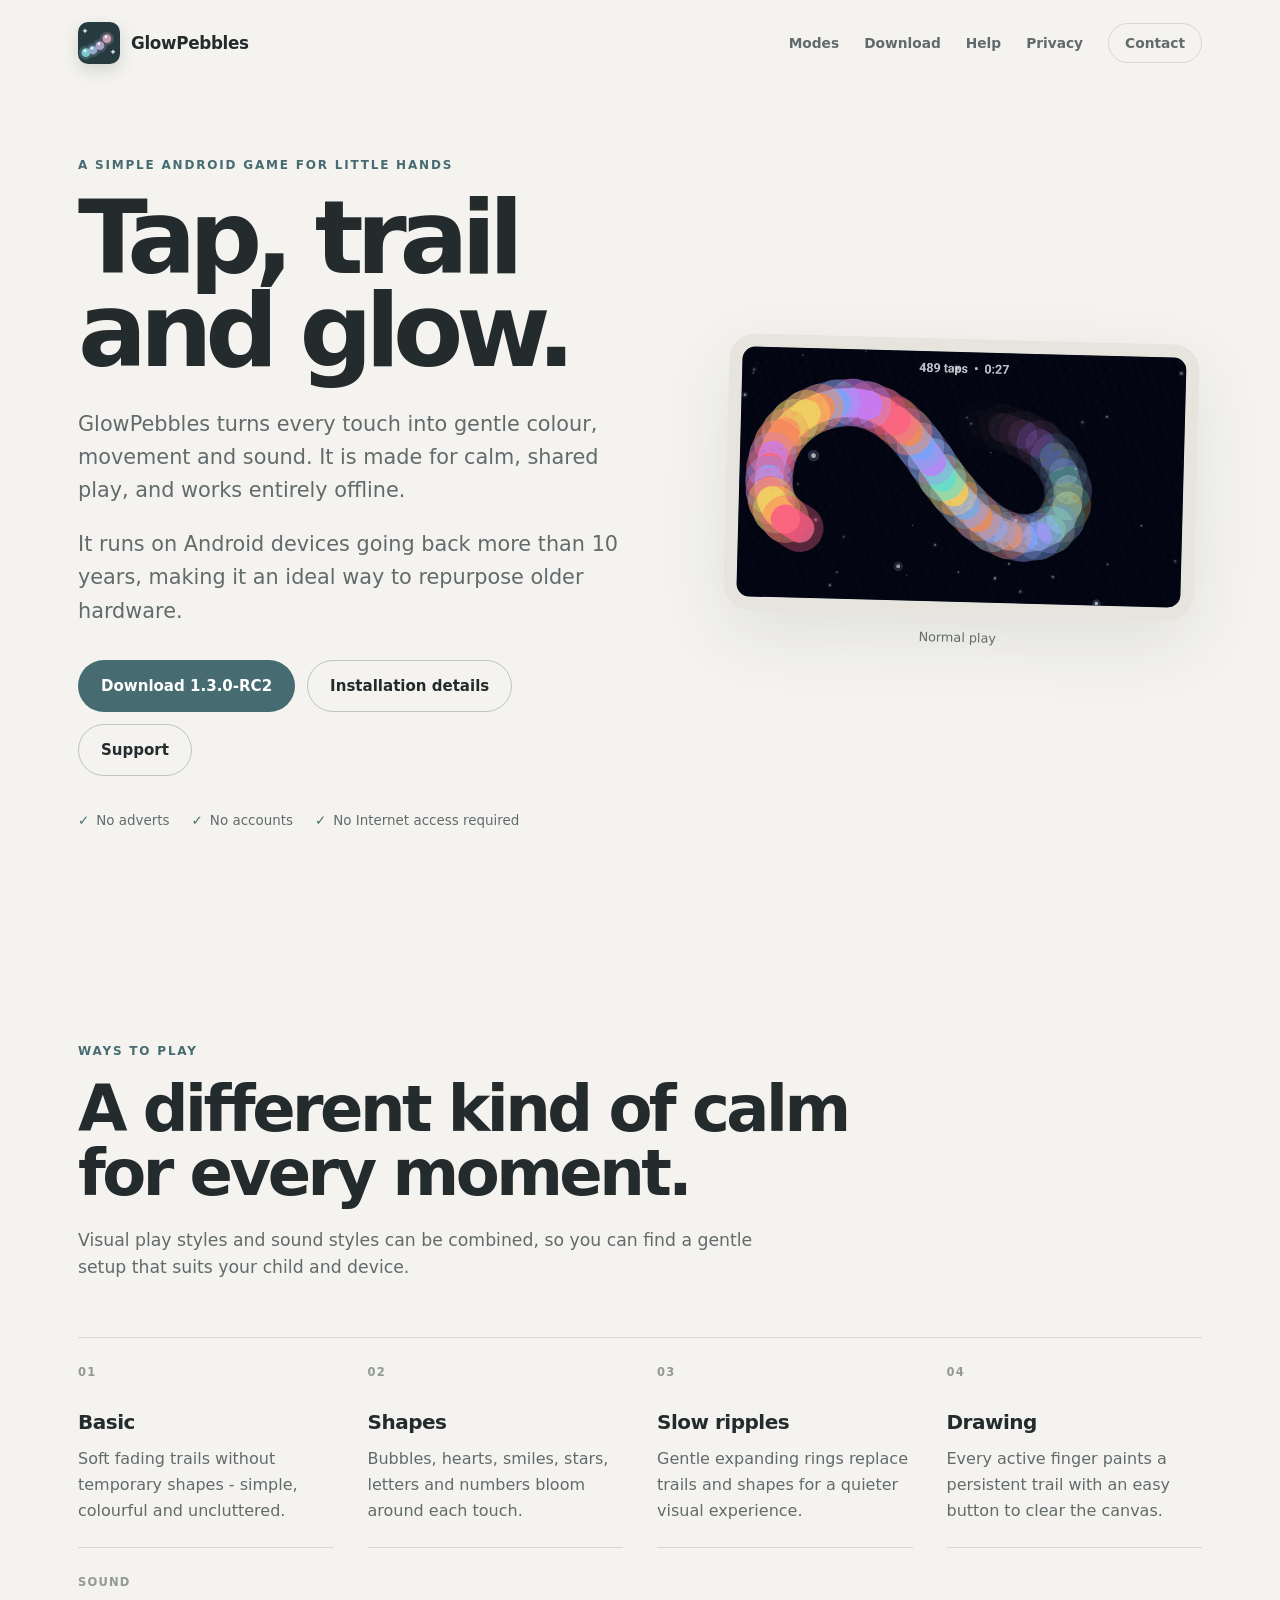
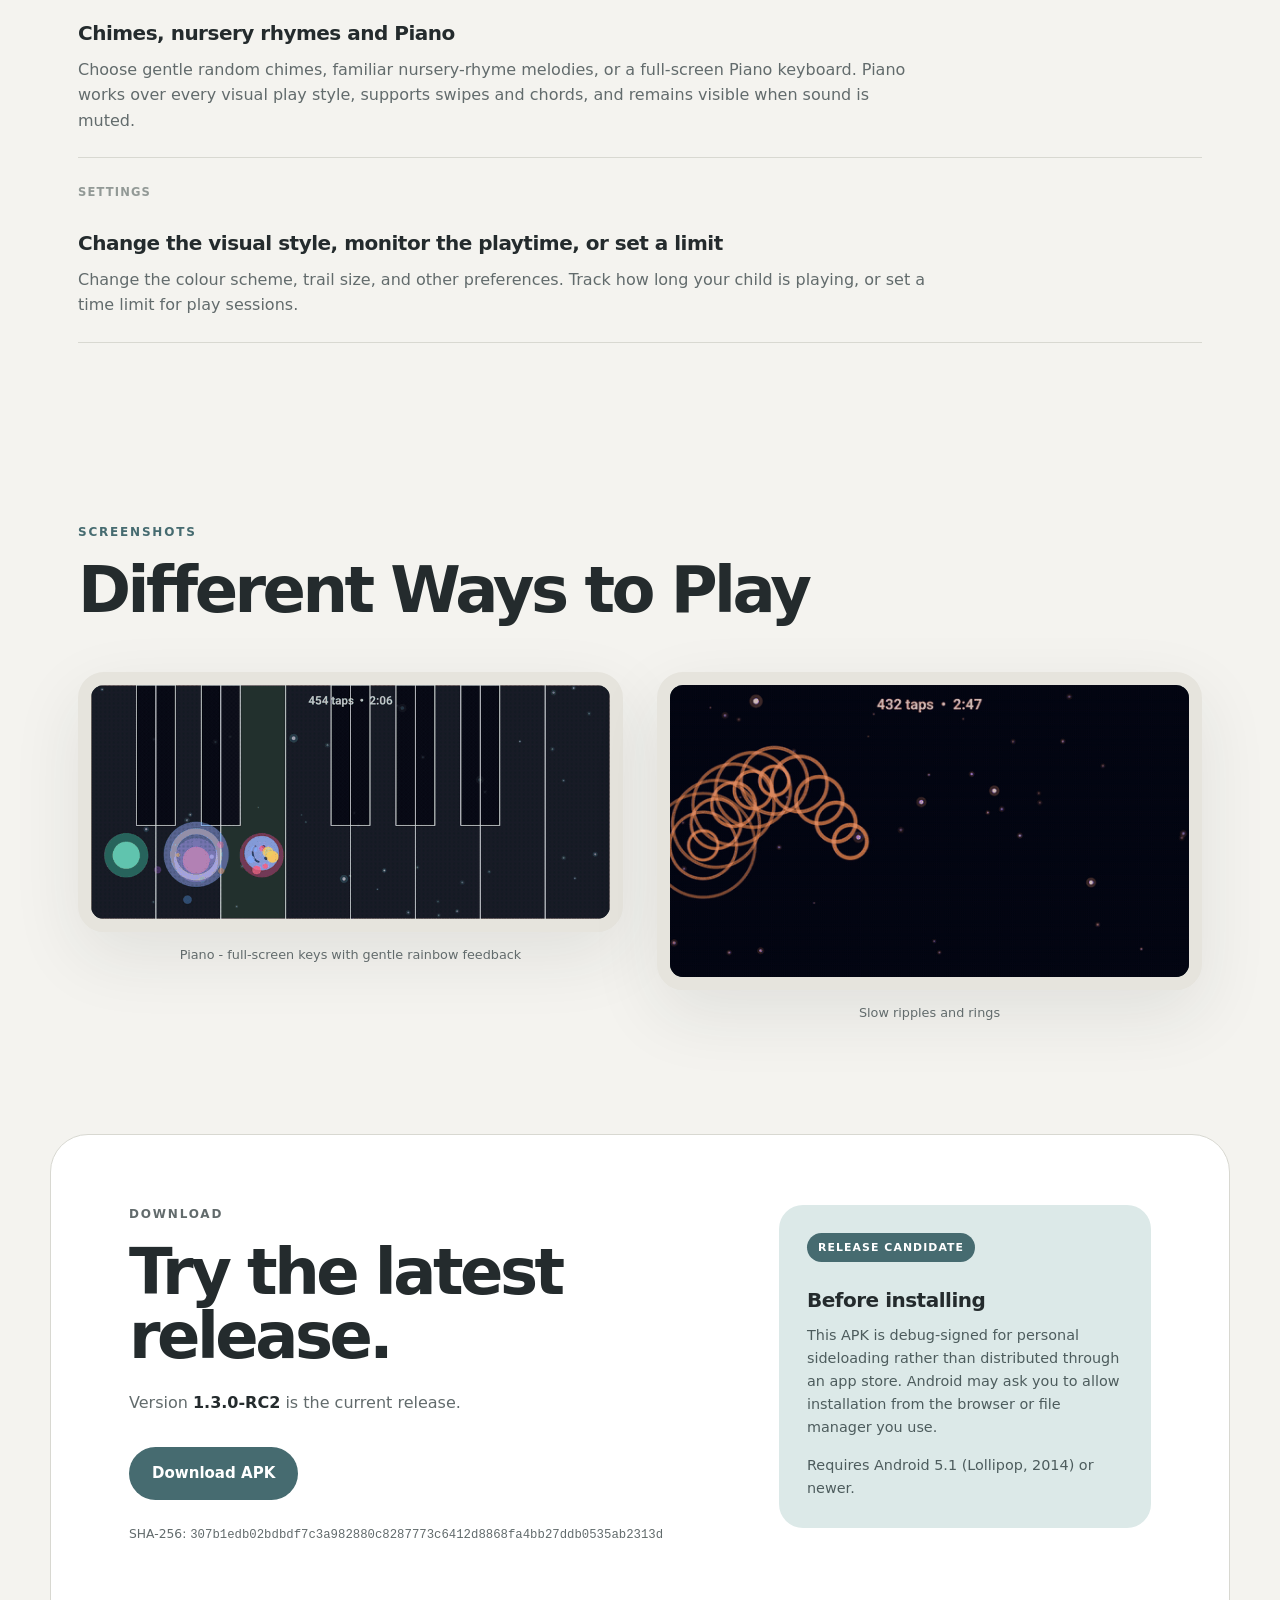
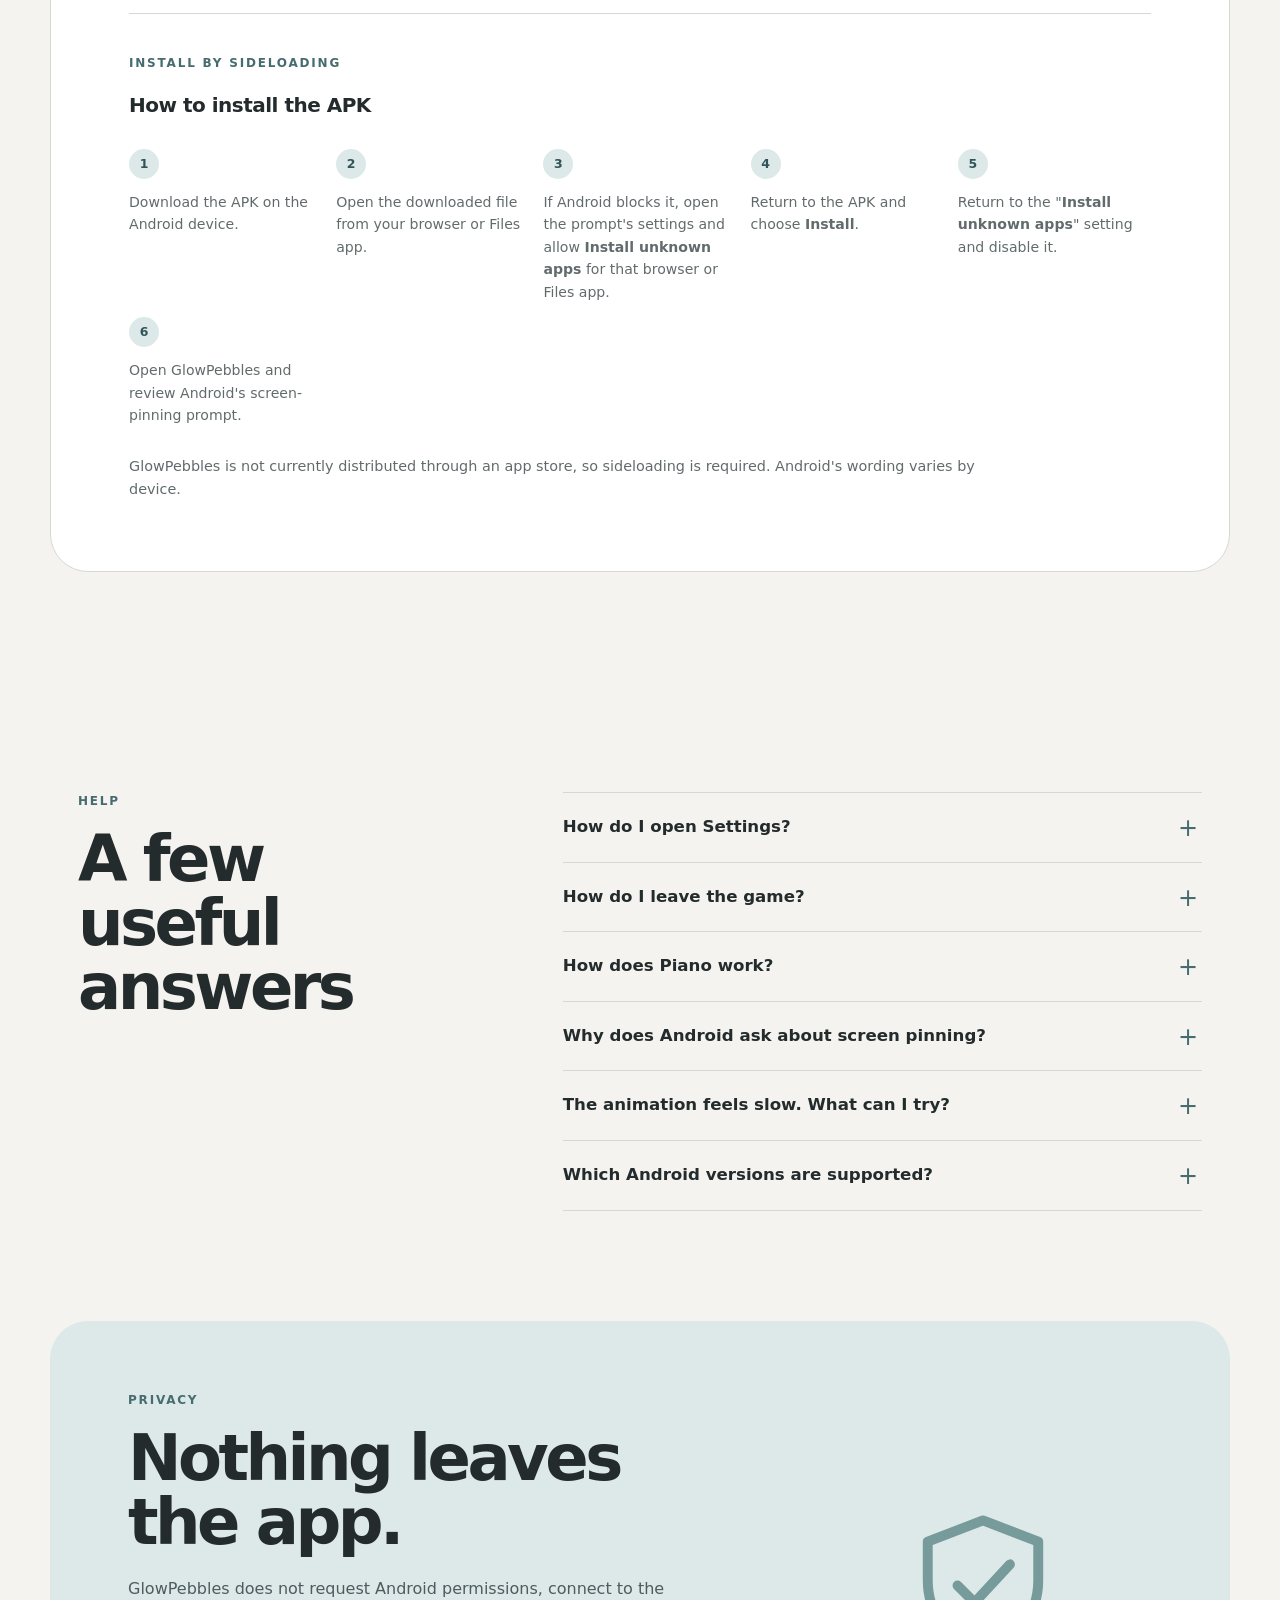
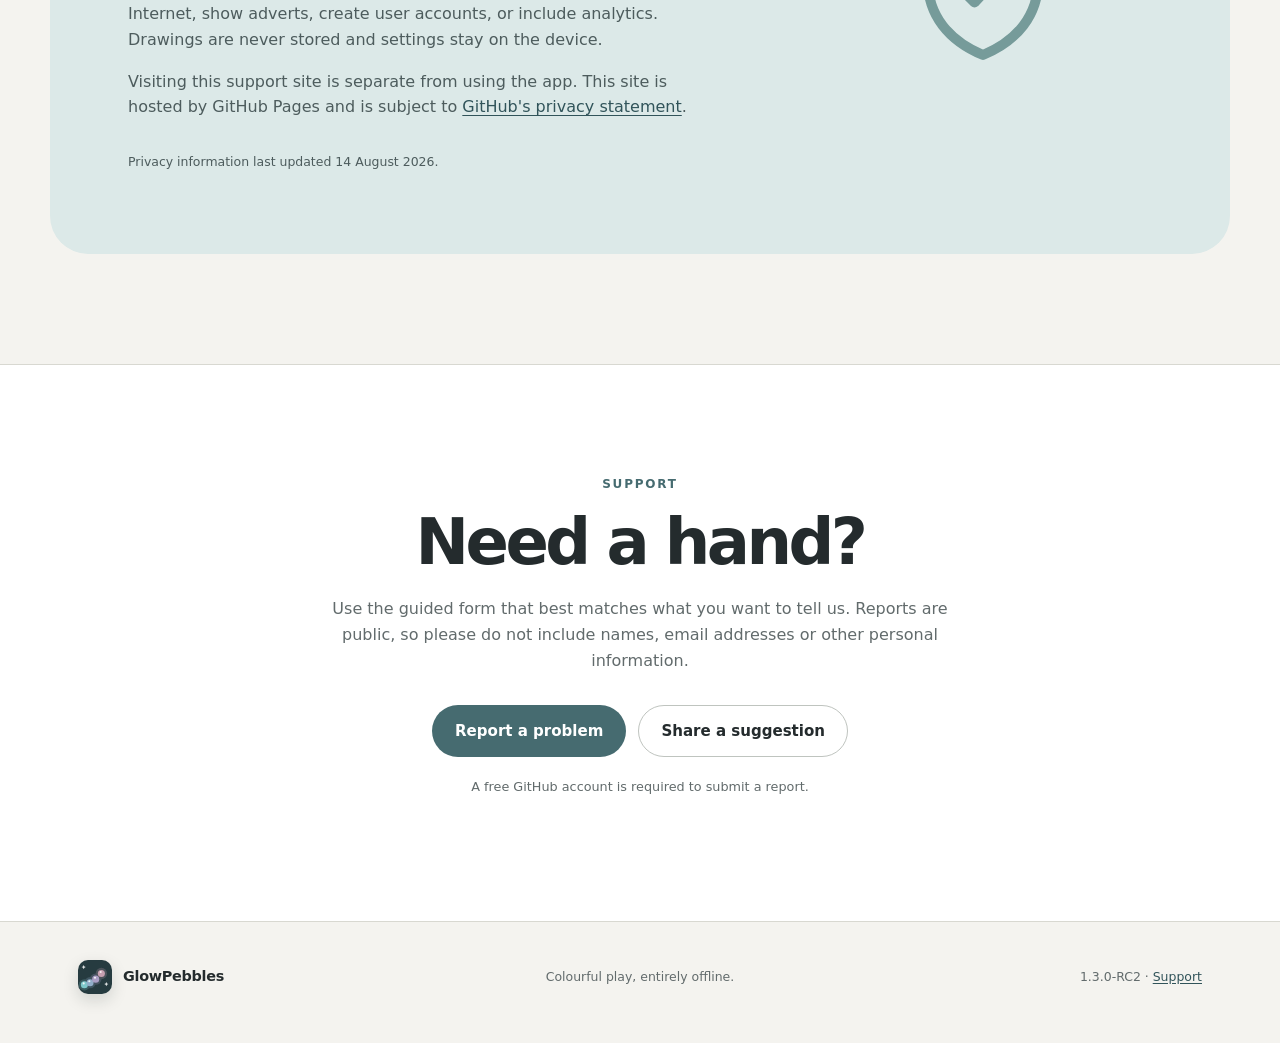
<file: index.html>
<!doctype html>
<html lang="en-GB">
<head>
  <meta charset="utf-8">
  <meta name="viewport" content="width=device-width, initial-scale=1">
  <meta name="description" content="Download GlowPebbles and find support, privacy information, and help for caregivers.">
  <meta name="theme-color" content="#f4f3ef">
  <title>GlowPebbles - Calm, Colourful Play</title>
  <link rel="icon" href="assets/icon.svg" type="image/svg+xml">
  <link rel="stylesheet" href="assets/site.css">
</head>
<body>
  <header class="site-header">
    <a class="brand" href="#top" aria-label="GlowPebbles home">
      <img src="assets/icon.svg" alt="" width="42" height="42">
      <span>GlowPebbles</span>
    </a>
    <nav aria-label="Primary navigation">
      <a href="#modes">Modes</a>
      <a href="#download">Download</a>
      <a href="#help">Help</a>
      <a href="#privacy">Privacy</a>
      <a class="nav-contact" href="#contact">Contact</a>
    </nav>
  </header>

  <main id="top">
    <section class="hero" aria-labelledby="hero-title">
      <div class="hero-copy">
        <p class="eyebrow">A simple Android game for little hands</p>
        <h1 id="hero-title">Tap, trail and glow.</h1>
        <p class="lede">GlowPebbles turns every touch into gentle colour, movement and sound. It is made for calm, shared play, and works entirely offline.</p>
        <p class="lede">It runs on Android devices going back more than 10 years, making it an ideal way to repurpose older hardware.</p>
        <div class="actions">
          <a class="button primary" href="downloads/GlowPebbles-latest.apk" download>Download 1.3.0-RC2</a>
          <a class="button secondary" href="#download">Installation details</a>
          <a class="button secondary" href="#help">Support</a>
        </div>
        <ul class="trust-list" aria-label="Key details">
          <li>No adverts</li>
          <li>No accounts</li>
          <li>No Internet access required</li>
        </ul>
      </div>
      <figure class="screenshot-frame screenshot-hero">
        <picture>
          <source media="(prefers-reduced-motion: reduce)" srcset="assets/screenshots/normal-play.jpg">
          <img class="screenshot-media" src="assets/screenshots/normal-play.gif" alt="Colourful fading trails following several touches across the starry play surface" width="800" height="450">
        </picture>
        <figcaption>Normal play</figcaption>
      </figure>
    </section>

    <section class="section" id="modes" aria-labelledby="modes-title">
      <div class="section-heading">
        <p class="eyebrow">Ways to play</p>
        <h2 id="modes-title">A different kind of calm for every moment.</h2>
        <p class="section-intro">Visual play styles and sound styles can be combined, so you can find a gentle setup that suits your child and device.</p>
      </div>
      <div class="mode-grid">
        <article>
          <span class="feature-number">01</span>
          <h3>Basic</h3>
          <p>Soft fading trails without temporary shapes - simple, colourful and uncluttered.</p>
        </article>
        <article>
          <span class="feature-number">02</span>
          <h3>Shapes</h3>
          <p>Bubbles, hearts, smiles, stars, letters and numbers bloom around each touch.</p>
        </article>
        <article>
          <span class="feature-number">03</span>
          <h3>Slow ripples</h3>
          <p>Gentle expanding rings replace trails and shapes for a quieter visual experience.</p>
        </article>
        <article>
          <span class="feature-number">04</span>
          <h3>Drawing</h3>
          <p>Every active finger paints a persistent trail with an easy button to clear the canvas.</p>
        </article>
        <article class="mode-wide">
          <span class="feature-number">Sound</span>
          <h3>Chimes, nursery rhymes and Piano</h3>
          <p>Choose gentle random chimes, familiar nursery-rhyme melodies, or a full-screen Piano keyboard. Piano works over every visual play style, supports swipes and chords, and remains visible when sound is muted.</p>
        </article>
        <article class="mode-wide">
          <span class="feature-number">Settings</span>
          <h3>Change the visual style, monitor the playtime, or set a limit</h3>
          <p>Change the colour scheme, trail size, and other preferences. Track how long your child is playing, or set a time limit for play sessions.</p>
        </article>
      </div>
    </section>

    <section class="section screenshot-section" aria-labelledby="screenshots-title">
      <div class="section-heading">
        <p class="eyebrow">Screenshots</p>
        <h2 id="screenshots-title">Different Ways to Play</h2>
      </div>
      <div class="screenshot-grid">
        <figure class="screenshot-frame">
          <picture>
            <source media="(prefers-reduced-motion: reduce)" srcset="assets/screenshots/piano.jpg">
            <img class="screenshot-media" src="assets/screenshots/piano.gif" alt="Touches and a swipe playing notes across the full-width Piano keyboard" width="800" height="360" loading="lazy">
          </picture>
          <figcaption>Piano - full-screen keys with gentle rainbow feedback</figcaption>
        </figure>
        <figure class="screenshot-frame">
          <picture>
            <source media="(prefers-reduced-motion: reduce)" srcset="assets/screenshots/ripples.jpg">
            <img class="screenshot-media" src="assets/screenshots/ripples.gif" alt="Coloured rings expanding slowly from several touches on the starry play surface" width="560" height="315" loading="lazy">
          </picture>
          <figcaption>Slow ripples and rings</figcaption>
        </figure>
      </div>
    </section>

    <section class="section download" id="download" aria-labelledby="download-title">
      <div class="download-copy">
        <p class="eyebrow">Download</p>
        <h2 id="download-title">Try the latest release.</h2>
        <p>Version <strong><!-- release-version -->1.3.0-RC2<!-- /release-version --></strong> is the current release.</p>
        <div class="actions">
          <a class="button primary" href="downloads/GlowPebbles-latest.apk" download>Download APK</a>
          <!-- <a class="button secondary" href="downloads/SHA256SUMS.txt">View checksum</a> -->
        </div>
        <p class="checksum">SHA-256: <code><!-- release-sha256 -->307b1edb02bdbdf7c3a982880c8287773c6412d8868fa4bb27ddb0535ab2313d<!-- /release-sha256 --></code></p>
      </div>
      <aside class="release-note" aria-label="Release candidate information">
        <span class="status-badge">Release candidate</span>
        <h3>Before installing</h3>
        <p>This APK is debug-signed for personal sideloading rather than distributed through an app store. Android may ask you to allow installation from the browser or file manager you use.</p>
        <p>Requires Android 5.1 (Lollipop, 2014) or newer.</p>
      </aside>
      <div class="install-guide">
        <p class="eyebrow">Install by sideloading</p>
        <h3>How to install the APK</h3>
        <ol>
          <li>Download the APK on the Android device.</li>
          <li>Open the downloaded file from your browser or Files app.</li>
          <li>If Android blocks it, open the prompt's settings and allow <strong>Install unknown apps</strong> for that browser or Files app.</li>
          <li>Return to the APK and choose <strong>Install</strong>.</li>
          <li>Return to the "<strong>Install unknown apps</strong>" setting and disable it.</li>
          <li>Open GlowPebbles and review Android's screen-pinning prompt.</li>
        </ol>
        <p>GlowPebbles is not currently distributed through an app store, so sideloading is required. Android's wording varies by device.</p>
      </div>
    </section>

    <section class="section help" id="help" aria-labelledby="help-title">
      <div class="section-heading">
        <p class="eyebrow">Help</p>
        <h2 id="help-title">A few useful answers</h2>
      </div>
      <div class="faq-list">
        <details>
          <summary>How do I open Settings?</summary>
          <p>Hold one finger in each top corner for three continuous seconds. Moving or lifting either finger cancels the gesture.</p>
        </details>
        <details>
          <summary>How do I leave the game?</summary>
          <p>Open Settings, then hold <strong>Hold to exit</strong> for two seconds. If screen pinning is active, Android may also ask for your usual unpin action or device PIN.</p>
        </details>
        <details>
          <summary>How does Piano work?</summary>
          <p>Choose Piano under sound style. It adds a full-screen keyboard over Basic, Shapes, Slow ripples, or Drawing. Tap keys, slide between them, or play up to five notes together.</p>
        </details>
        <details>
          <summary>Why does Android ask about screen pinning?</summary>
          <p>Screen pinning helps keep GlowPebbles in front during play and prevents accidentally opening swipe menus. Android controls how pinning is enabled and disabled; the wording varies by device.</p>
        </details>
        <details>
          <summary>The animation feels slow. What can I try?</summary>
          <p>In Settings, open <strong>Visuals</strong> and select the Low performance preset. Basic and Slow ripples are also less demanding on older hardware.</p>
        </details>
        <details>
          <summary>Which Android versions are supported?</summary>
          <p>GlowPebbles supports Android 5.1 (API 22) and newer. The current public download is 1.3.0-RC2.</p>
        </details>
      </div>
    </section>

    <section class="section privacy" id="privacy" aria-labelledby="privacy-title">
      <div class="privacy-copy">
        <p class="eyebrow">Privacy</p>
        <h2 id="privacy-title">Nothing leaves the app.</h2>
        <p>GlowPebbles does not request Android permissions, connect to the Internet, show adverts, create user accounts, or include analytics. Drawings are never stored and settings stay on the device.</p>
        <p>Visiting this support site is separate from using the app. This site is hosted by GitHub Pages and is subject to <a href="https://docs.github.com/en/site-policy/privacy-policies/github-general-privacy-statement" rel="external">GitHub's privacy statement</a>.</p>
        <p class="updated">Privacy information last updated 14 August 2026.</p>
      </div>
      <div class="privacy-mark" aria-hidden="true">
        <svg viewBox="0 0 120 120" role="img">
          <path d="M60 13 99 28v27c0 25-15 43-39 53C36 98 21 80 21 55V28l39-15Z" fill="none" stroke="currentColor" stroke-width="7" stroke-linejoin="round"/>
          <path d="m42 59 12 12 25-27" fill="none" stroke="currentColor" stroke-width="7" stroke-linecap="round" stroke-linejoin="round"/>
        </svg>
      </div>
    </section>

    <section class="contact" id="contact" aria-labelledby="contact-title">
      <p class="eyebrow">Support</p>
      <h2 id="contact-title">Need a hand?</h2>
      <p>Use the guided form that best matches what you want to tell us. Reports are public, so please do not include names, email addresses or other personal information.</p>
      <div class="actions centred">
        <a class="button primary" href="https://github.com/coastie-uk/GlowPebbles-support/issues/new?template=bug.yml">Report a problem</a>
        <a class="button secondary" href="https://github.com/coastie-uk/GlowPebbles-support/issues/new?template=suggestion.yml">Share a suggestion</a>
      </div>
      <p class="contact-note">A free GitHub account is required to submit a report.</p>
    </section>
  </main>

  <footer>
    <a class="brand footer-brand" href="#top">
      <img src="assets/icon.svg" alt="" width="34" height="34">
      <span>GlowPebbles</span>
    </a>
    <p>Colourful play, entirely offline.</p>
    <p>1.3.0-RC2 &middot; <a href="https://github.com/coastie-uk/GlowPebbles-support/issues">Support</a></p>
  </footer>
</body>
</html>
</file>
<file: assets/site.css>
:root {
  color-scheme: light;
  --canvas: #f4f3ef;
  --surface: #fbfaf7;
  --white: #fff;
  --ink: #242b2d;
  --muted: #626b6c;
  --line: #d8d8d1;
  --accent: #466b70;
  --accent-dark: #31545a;
  --accent-soft: #dce9e8;
  --shadow: 0 24px 70px rgba(35, 45, 45, .09);
  font-family: Inter, ui-sans-serif, system-ui, -apple-system, BlinkMacSystemFont, "Segoe UI", sans-serif;
  font-synthesis: none;
  line-height: 1.6;
}

* { box-sizing: border-box; }
html { scroll-behavior: smooth; }
body { background: var(--canvas); color: var(--ink); margin: 0; overflow-x: hidden; }
a { color: var(--accent-dark); text-underline-offset: .2em; }
a:focus-visible, summary:focus-visible { outline: 3px solid #88aaa8; outline-offset: 4px; }
h1, h2, h3, p { margin-top: 0; }
h1 { font-size: clamp(3.7rem, 8vw, 7rem); letter-spacing: -.072em; line-height: .91; margin-bottom: 30px; max-width: 700px; overflow-wrap: anywhere; }
h2 { font-size: clamp(2.35rem, 5vw, 4.5rem); letter-spacing: -.055em; line-height: 1; margin-bottom: 22px; }
h3 { font-size: 1.25rem; letter-spacing: -.025em; margin-bottom: 8px; }

.site-header { align-items: center; display: flex; justify-content: space-between; margin: 0 auto; max-width: 1180px; padding: 22px 28px; }
.brand { align-items: center; color: var(--ink); display: inline-flex; font-size: 1.05rem; font-weight: 750; gap: 11px; letter-spacing: -.02em; text-decoration: none; }
.brand img { border-radius: 10px; box-shadow: 0 6px 16px rgba(22, 34, 34, .15); }
nav { align-items: center; display: flex; gap: 25px; }
nav a { color: var(--muted); font-size: .86rem; font-weight: 650; text-decoration: none; }
nav a:hover { color: var(--ink); }
.nav-contact { border: 1px solid var(--line); border-radius: 99px; padding: 8px 16px; }

main { overflow: hidden; }
.hero { align-items: center; display: grid; gap: 8%; grid-template-columns: 1.08fr .92fr; margin: 0 auto; max-width: 1180px; min-height: 670px; padding: 70px 28px 100px; }
.hero-copy { max-width: 650px; min-width: 0; }
.eyebrow { color: var(--accent); font-size: .75rem; font-weight: 800; letter-spacing: .15em; margin: 0 0 16px; text-transform: uppercase; }
.lede, .section-intro { color: var(--muted); font-size: clamp(1.08rem, 2vw, 1.3rem); max-width: 680px; }
.section-intro { font-size: 1.08rem; }
.actions { display: flex; flex-wrap: wrap; gap: 12px; margin-top: 32px; }
.button { border: 1px solid transparent; border-radius: 99px; display: inline-block; font-size: .94rem; font-weight: 750; padding: 13px 22px; text-decoration: none; transition: transform .18s ease, background .18s ease; }
.button:hover { transform: translateY(-2px); }
.button.primary { background: var(--accent); color: white; }
.button.primary:hover { background: var(--accent-dark); }
.button.secondary { background: transparent; border-color: #bfc4bf; color: var(--ink); }
.button.secondary:hover { background: var(--surface); }
.trust-list { display: flex; flex-wrap: wrap; gap: 10px 22px; list-style: none; margin: 34px 0 0; padding: 0; }
.trust-list li { color: var(--muted); font-size: .84rem; }
.trust-list li::before { color: var(--accent); content: "\2713"; font-weight: 900; margin-right: 7px; }

.section { margin: 0 auto; max-width: 1180px; padding: 110px 28px; }
.section-heading { max-width: 780px; }
.feature-number { color: #929996; display: block; font-size: .72rem; font-weight: 800; letter-spacing: .1em; margin-bottom: 25px; text-transform: uppercase; }

.screenshot-frame { margin: 0; min-width: 0; }
.screenshot-hero { max-width: 470px; transform: rotate(1.5deg); width: 100%; }
.screenshot-frame picture { display: block; }
.screenshot-media { background: #2d4146; border: 13px solid #e6e4dd; border-radius: 26px; box-shadow: var(--shadow); display: block; height: auto; width: 100%; }
.screenshot-frame figcaption { color: var(--muted); font-size: .8rem; margin-top: 13px; text-align: center; }

.mode-grid { border-top: 1px solid var(--line); display: grid; gap: 0 34px; grid-template-columns: repeat(4, 1fr); margin-top: 55px; }
.mode-grid article { border-bottom: 1px solid var(--line); padding: 25px 0 24px; }
.mode-grid p { color: var(--muted); margin-bottom: 0; }
.mode-wide { grid-column: 1 / -1; }
.mode-wide p { max-width: 850px; }

.screenshot-section { padding-top: 70px; }
.screenshot-grid { display: grid; gap: 34px; grid-template-columns: 1fr 1fr; margin-top: 50px; }

.download { align-items: start; background: var(--white); border: 1px solid var(--line); border-radius: 38px; display: grid; gap: 55px 9%; grid-template-columns: 1.2fr .8fr; margin-bottom: 110px; padding: 70px 78px; }
.download-copy > p { color: var(--muted); }
.download-copy strong { color: var(--ink); }
.checksum { font-size: .77rem; margin-top: 25px; overflow-wrap: anywhere; }
.release-note { background: var(--accent-soft); border-radius: 24px; padding: 28px; }
.release-note p { color: #4d5c5d; font-size: .9rem; }
.release-note p:last-child { margin-bottom: 0; }
.status-badge { background: var(--accent); border-radius: 99px; color: white; display: inline-block; font-size: .68rem; font-weight: 800; letter-spacing: .1em; margin-bottom: 22px; padding: 6px 11px; text-transform: uppercase; }
.install-guide { border-top: 1px solid var(--line); grid-column: 1 / -1; padding-top: 40px; }
.install-guide ol { counter-reset: install; display: grid; gap: 14px; grid-template-columns: repeat(5, 1fr); list-style: none; margin: 28px 0; padding: 0; }
.install-guide li { color: var(--muted); font-size: .88rem; padding-top: 42px; position: relative; }
.install-guide li::before { align-items: center; background: var(--accent-soft); border-radius: 50%; color: var(--accent-dark); content: counter(install); counter-increment: install; display: flex; font-size: .78rem; font-weight: 800; height: 30px; justify-content: center; left: 0; position: absolute; top: 0; width: 30px; }
.install-guide > p:last-child { color: var(--muted); font-size: .9rem; margin: 0; max-width: 850px; }

.help { display: grid; gap: 9%; grid-template-columns: .75fr 1.25fr; }
.faq-list { border-top: 1px solid var(--line); }
details { border-bottom: 1px solid var(--line); padding: 21px 0; }
summary { cursor: pointer; font-size: 1.04rem; font-weight: 720; list-style: none; padding-right: 34px; position: relative; }
summary::-webkit-details-marker { display: none; }
summary::after { color: var(--accent); content: "+"; font-size: 1.5rem; font-weight: 400; position: absolute; right: 4px; top: -5px; }
details[open] summary::after { content: "\2212"; }
details p { color: var(--muted); margin: 14px 42px 4px 0; }

.privacy { align-items: center; background: var(--accent-soft); border-radius: 38px; display: grid; gap: 12%; grid-template-columns: 1.25fr .75fr; margin-bottom: 110px; padding: 70px 78px; }
.privacy-copy { max-width: 680px; }
.privacy-copy > p:not(.eyebrow) { color: #4d5c5d; }
.updated { font-size: .78rem; margin-top: 32px; }
.privacy-mark { color: #769b9a; margin: auto; width: 170px; }
.privacy-mark svg { display: block; height: auto; width: 100%; }

.contact { background: var(--white); border-bottom: 1px solid var(--line); border-top: 1px solid var(--line); padding: 110px 28px; text-align: center; }
.contact > p:not(.eyebrow) { color: var(--muted); margin-left: auto; margin-right: auto; max-width: 640px; }
.centred { justify-content: center; }
.contact-note { font-size: .8rem; margin-top: 20px; }

footer { align-items: center; display: grid; gap: 20px; grid-template-columns: 1fr 1fr 1fr; margin: 0 auto; max-width: 1180px; padding: 38px 28px 50px; }
footer p { color: var(--muted); font-size: .78rem; margin: 0; text-align: center; }
footer p:last-child { text-align: right; }
.footer-brand { font-size: .9rem; }

@media (max-width: 900px) {
  nav { gap: 17px; }
  .hero { gap: 55px; grid-template-columns: 1fr; }
  .screenshot-hero { justify-self: center; max-width: 650px; transform: none; }
  .mode-grid { grid-template-columns: 1fr 1fr; }
  .download { grid-template-columns: 1fr; }
  .install-guide { grid-column: auto; }
  .install-guide ol { grid-template-columns: 1fr 1fr; }
}

@media (max-width: 700px) {
  .site-header { padding: 18px 20px; }
  nav a:not(.nav-contact) { display: none; }
  .hero { padding: 65px 20px 80px; }
  .section { padding: 85px 20px; }
  .screenshot-grid, .help { grid-template-columns: 1fr; }
  .download, .privacy { border-radius: 0; margin-bottom: 0; padding: 75px 28px; }
  .privacy { grid-template-columns: 1fr; }
  .privacy-mark { display: none; }
  footer { grid-template-columns: 1fr; }
  footer p, footer p:last-child { text-align: left; }
}

@media (max-width: 460px) {
  nav { display: none; }
  h1 { font-size: 3.55rem; }
  .mode-grid, .install-guide ol { grid-template-columns: 1fr; }
  .mode-wide { grid-column: auto; }
  .screenshot-media { border-width: 8px; }
  .download { padding-left: 20px; padding-right: 20px; }
}

@media (prefers-reduced-motion: reduce) {
  html { scroll-behavior: auto; }
  .button { transition: none; }
}
</file>
